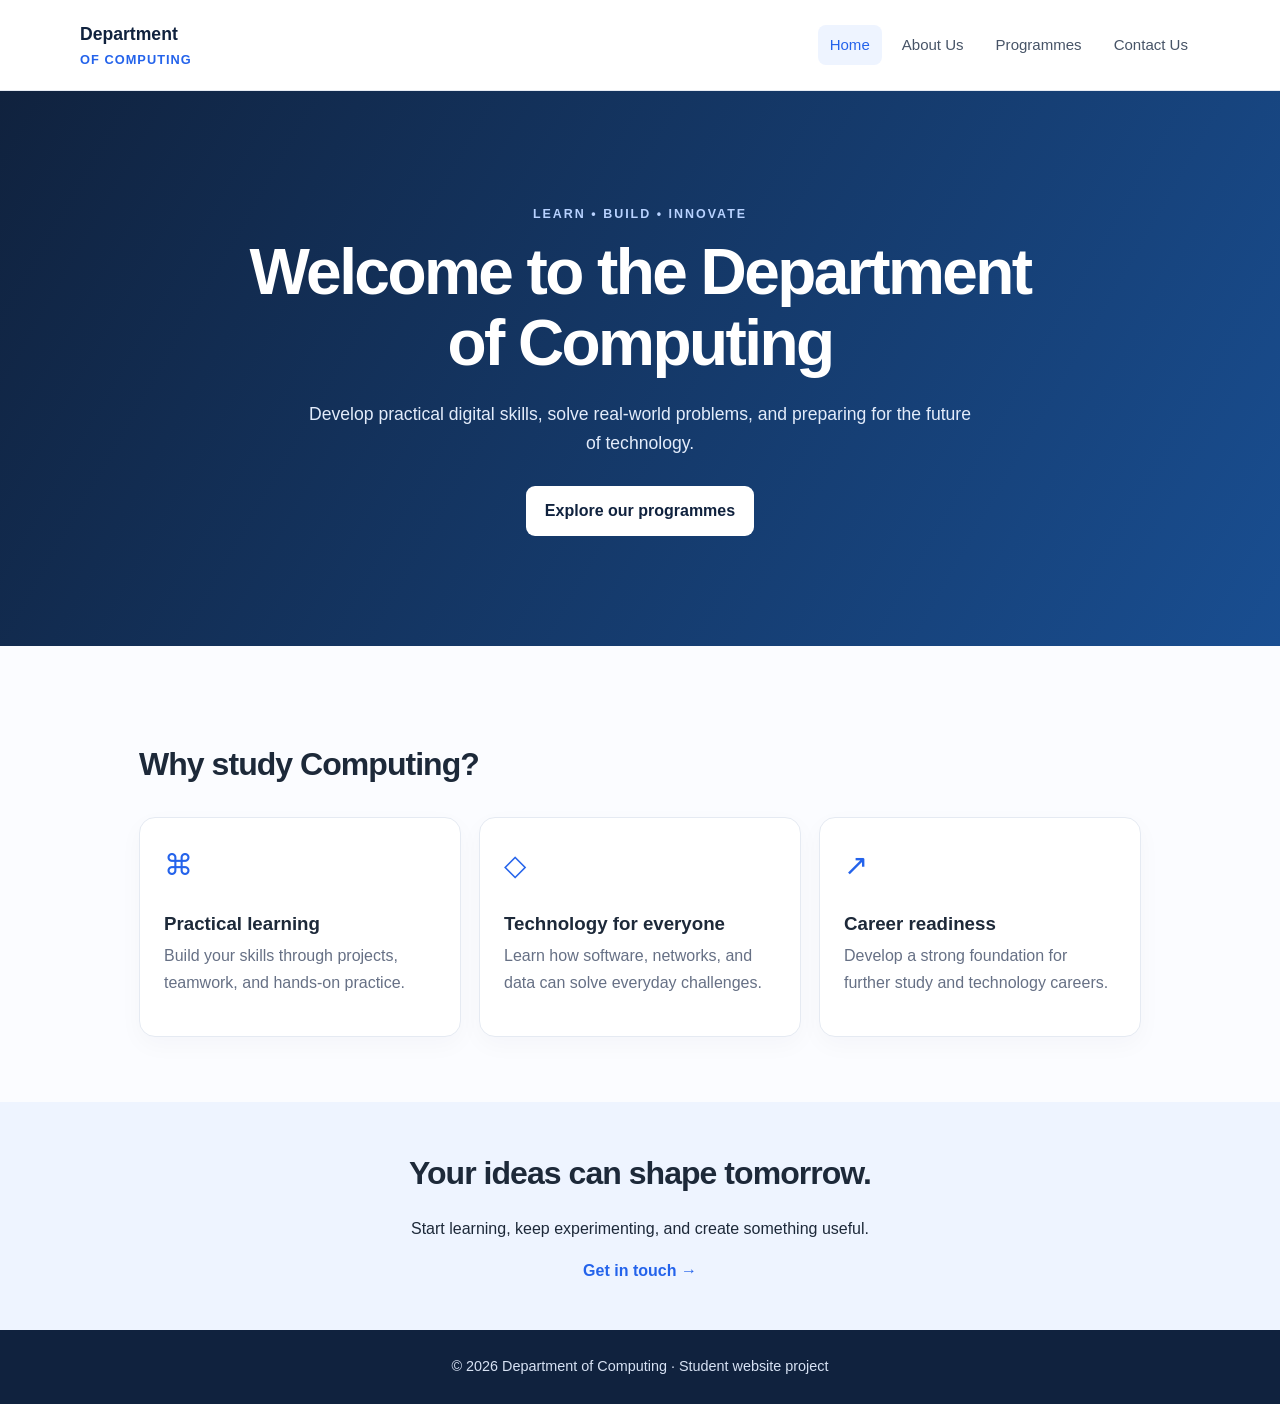
<file: index.html>
<!DOCTYPE html>
<html lang="en">
<head>
  <meta charset="UTF-8">
  <meta name="viewport" content="width=device-width, initial-scale=1.0">
  <title>Department of Computing | Home</title>
  <link rel="stylesheet" href="style.css">
</head>
<body>
  <header class="site-header">
    <a class="brand" href="index.html">Department <span>of Computing</span></a>
    <nav aria-label="Main navigation">
      <a class="active" href="index.html">Home</a><a href="about.html">About Us</a>
      <a href="programmes.html">Programmes</a><a href="contact.html">Contact Us</a>
    </nav>
  </header>
  <main>
    <section class="hero">
      <p class="eyebrow">LEARN • BUILD • INNOVATE</p>
      <h1>Welcome to the Department of Computing</h1>
      <p>Develop practical digital skills, solve real-world problems, and preparing for the future of technology.</p>
      <a class="button" href="programmes.html">Explore our programmes</a>
    </section>
    <section class="section">
      <h2>Why study Computing?</h2>
      <div class="cards">
        <article class="card"><div class="icon">⌘</div><h3>Practical learning</h3><p>Build your skills through projects, teamwork, and hands-on practice.</p></article>
        <article class="card"><div class="icon">◇</div><h3>Technology for everyone</h3><p>Learn how software, networks, and data can solve everyday challenges.</p></article>
        <article class="card"><div class="icon">↗</div><h3>Career readiness</h3><p>Develop a strong foundation for further study and technology careers.</p></article>
      </div>
    </section>
    <section class="callout"><h2>Your ideas can shape tomorrow.</h2><p>Start learning, keep experimenting, and create something useful.</p><a href="contact.html" class="text-link">Get in touch →</a></section>
  </main>
  <footer>© 2026 Department of Computing · Student website project</footer>
</body>
</html>

<!-- Homepage update recorded for the Git assignment. -->
</file>
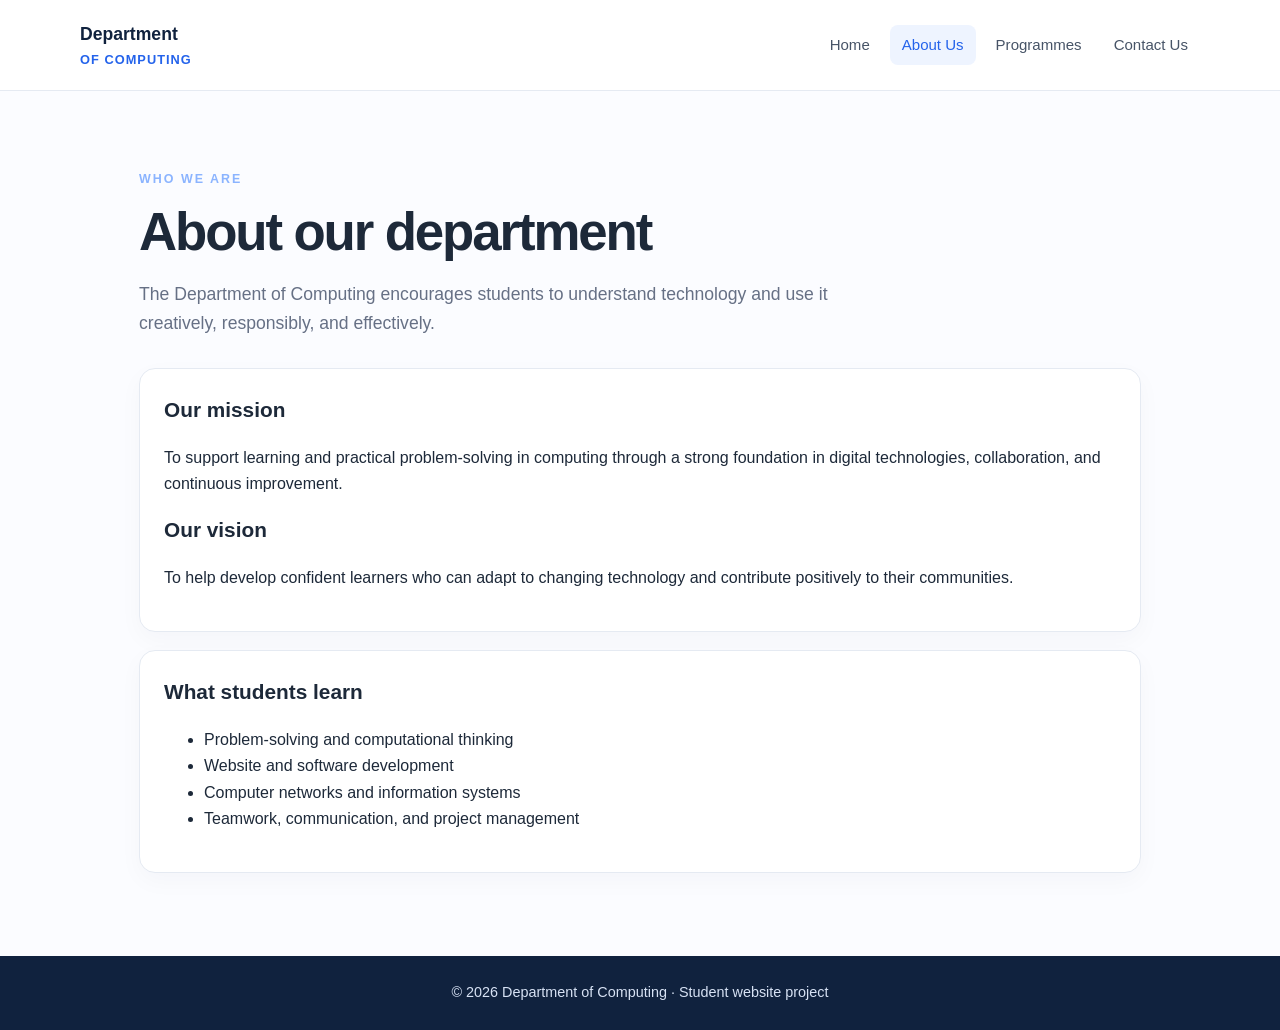
<file: about.html>
<!DOCTYPE html>
<html lang="en">
<head><meta charset="UTF-8"><meta name="viewport" content="width=device-width, initial-scale=1.0"><title>About Us | Department of Computing</title><link rel="stylesheet" href="style.css"></head>
<body>
  <header class="site-header"><a class="brand" href="index.html">Department <span>of Computing</span></a><nav aria-label="Main navigation"><a href="index.html">Home</a><a class="active" href="about.html">About Us</a><a href="programmes.html">Programmes</a><a href="contact.html">Contact Us</a></nav></header>
  <main class="page">
    <p class="eyebrow">WHO WE ARE</p><h1>About our department</h1>
    <p class="lead">The Department of Computing encourages students to understand technology and use it creatively, responsibly, and effectively.</p>
    <section class="content-panel"><h2>Our mission</h2><p>To support learning and practical problem-solving in computing through a strong foundation in digital technologies, collaboration, and continuous improvement.</p><h2>Our vision</h2><p>To help develop confident learners who can adapt to changing technology and contribute positively to their communities.</p></section>
    <section class="content-panel"><h2>What students learn</h2><ul><li>Problem-solving and computational thinking</li><li>Website and software development</li><li>Computer networks and information systems</li><li>Teamwork, communication, and project management</li></ul></section>
  </main><footer>© 2026 Department of Computing · Student website project</footer>
</body></html>
</file>
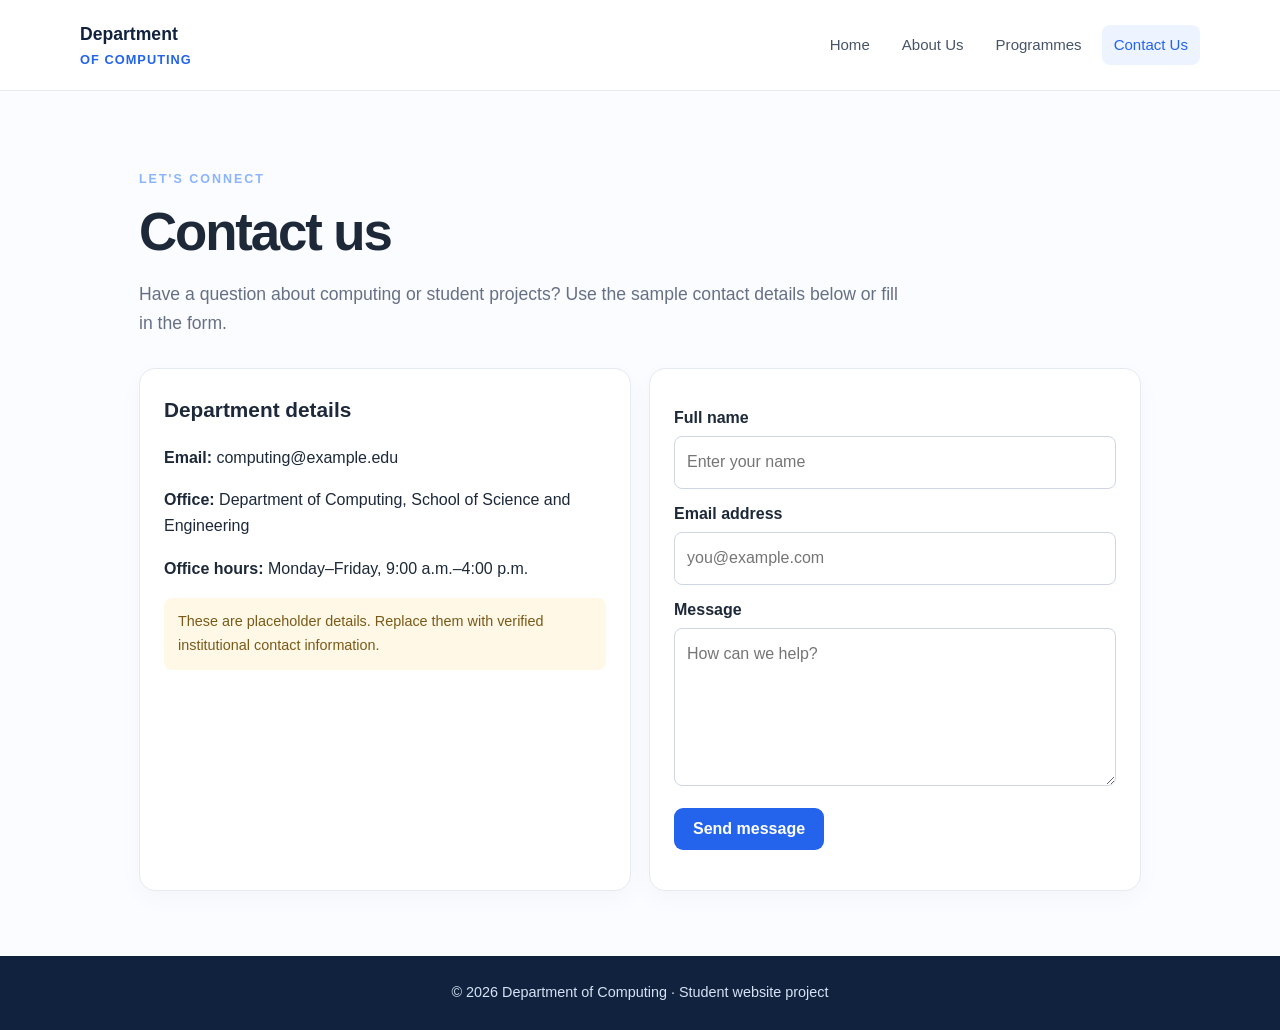
<file: contact.html>
<!DOCTYPE html>
<html lang="en">
<head><meta charset="UTF-8"><meta name="viewport" content="width=device-width, initial-scale=1.0"><title>Contact Us | Department of Computing</title><link rel="stylesheet" href="style.css"></head>
<body>
  <header class="site-header"><a class="brand" href="index.html">Department <span>of Computing</span></a><nav aria-label="Main navigation"><a href="index.html">Home</a><a href="about.html">About Us</a><a href="programmes.html">Programmes</a><a class="active" href="contact.html">Contact Us</a></nav></header>
  <main class="page">
    <p class="eyebrow">LET'S CONNECT</p><h1>Contact us</h1><p class="lead">Have a question about computing or student projects? Use the sample contact details below or fill in the form.</p>
    <div class="contact-grid">
      <section class="content-panel"><h2>Department details</h2><p><strong>Email:</strong> computing@example.edu</p><p><strong>Office:</strong> Department of Computing, School of Science and Engineering</p><p><strong>Office hours:</strong> Monday–Friday, 9:00 a.m.–4:00 p.m.</p><p class="notice">These are placeholder details. Replace them with verified institutional contact information.</p></section>
      <form class="content-panel" id="contact-form"><label for="name">Full name</label><input id="name" name="name" required placeholder="Enter your name"><label for="email">Email address</label><input id="email" name="email" type="email" required placeholder="you@example.com"><label for="message">Message</label><textarea id="message" name="message" rows="5" required placeholder="How can we help?"></textarea><button class="button" type="submit">Send message</button><p id="form-message" role="status" aria-live="polite"></p></form>
    </div>
  </main><footer>© 2026 Department of Computing · Student website project</footer>
  <script src="script.js"></script>
</body></html>
</file>
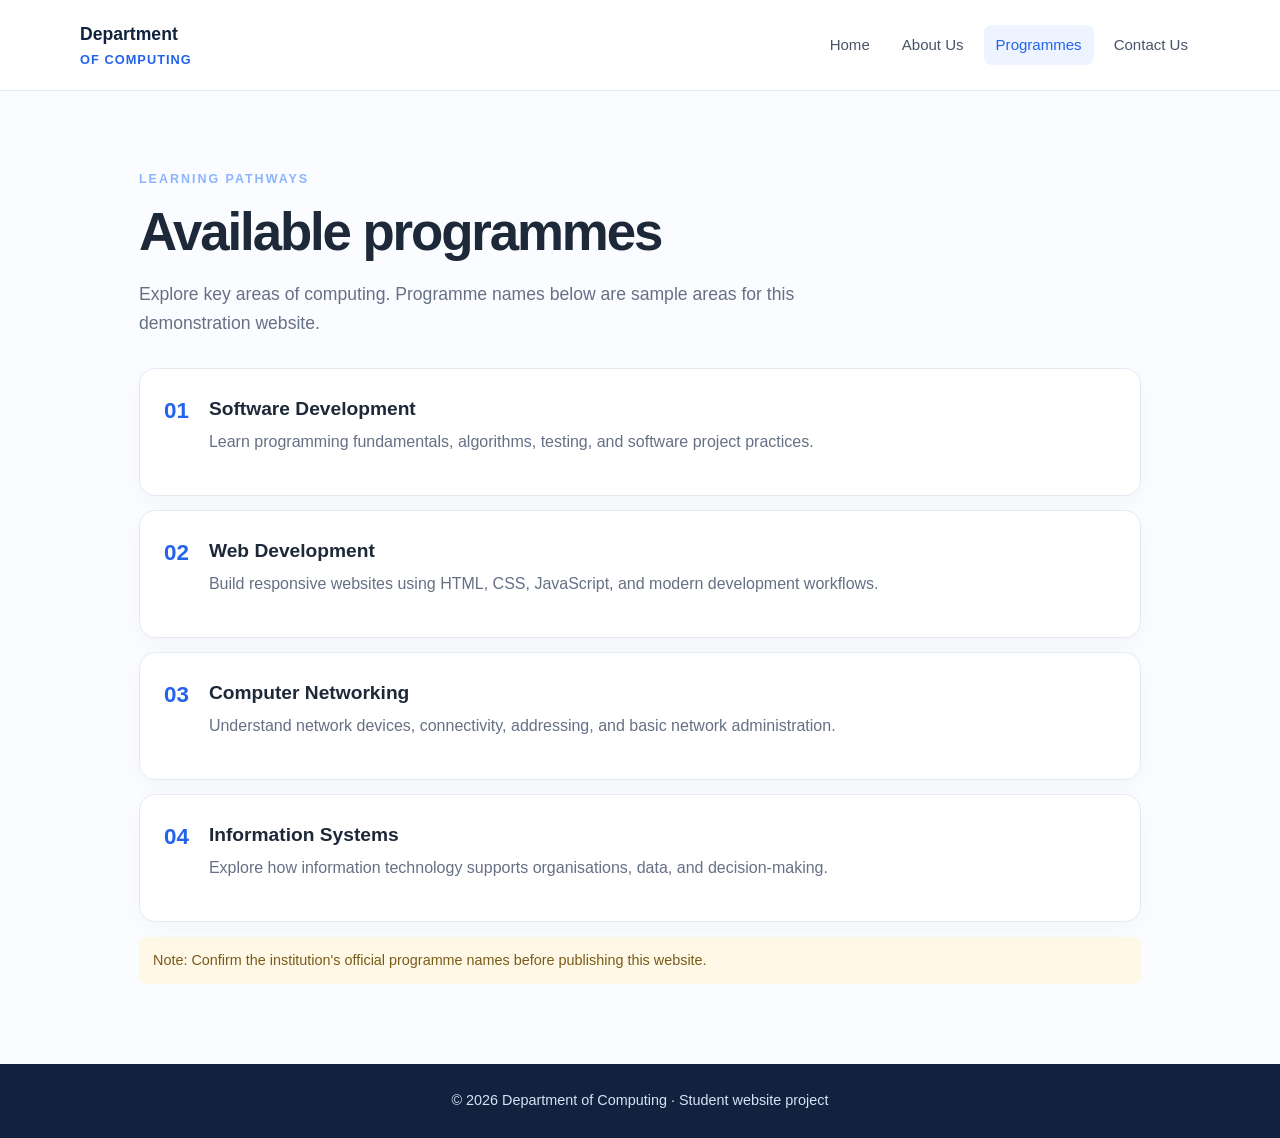
<file: programmes.html>
<!DOCTYPE html>
<html lang="en">
<head><meta charset="UTF-8"><meta name="viewport" content="width=device-width, initial-scale=1.0"><title>Programmes | Department of Computing</title><link rel="stylesheet" href="style.css"></head>
<body>
  <header class="site-header"><a class="brand" href="index.html">Department <span>of Computing</span></a><nav aria-label="Main navigation"><a href="index.html">Home</a><a href="about.html">About Us</a><a class="active" href="programmes.html">Programmes</a><a href="contact.html">Contact Us</a></nav></header>
  <main class="page">
    <p class="eyebrow">LEARNING PATHWAYS</p><h1>Available programmes</h1><p class="lead">Explore key areas of computing. Programme names below are sample areas for this demonstration website.</p>
    <div class="programme-list">
      <article class="programme"><span class="number">01</span><div><h2>Software Development</h2><p>Learn programming fundamentals, algorithms, testing, and software project practices.</p></div></article>
      <article class="programme"><span class="number">02</span><div><h2>Web Development</h2><p>Build responsive websites using HTML, CSS, JavaScript, and modern development workflows.</p></div></article>
      <article class="programme"><span class="number">03</span><div><h2>Computer Networking</h2><p>Understand network devices, connectivity, addressing, and basic network administration.</p></div></article>
      <article class="programme"><span class="number">04</span><div><h2>Information Systems</h2><p>Explore how information technology supports organisations, data, and decision-making.</p></div></article>
    </div>
    <p class="notice">Note: Confirm the institution's official programme names before publishing this website.</p>
  </main><footer>© 2026 Department of Computing · Student website project</footer>
</body></html>
</file>
<file: style.css>
:root{--navy:#10223e;--blue:#2463eb;--pale:#eef4ff;--ink:#1d2939;--muted:#667085;--line:#e5eaf2;--white:#fff}*{box-sizing:border-box}body{margin:0;font-family:Arial,Helvetica,sans-serif;color:var(--ink);line-height:1.65;background:#fbfcff}.site-header{display:flex;justify-content:space-between;align-items:center;gap:24px;padding:20px max(6%,calc((100% - 1120px)/2));background:var(--white);border-bottom:1px solid var(--line);flex-wrap:wrap}.brand{font-weight:800;font-size:1.1rem;text-decoration:none;color:var(--navy)}.brand span{display:block;color:var(--blue);font-size:.8rem;letter-spacing:.08em;text-transform:uppercase}nav{display:flex;gap:8px;flex-wrap:wrap}nav a{padding:8px 12px;text-decoration:none;color:#475467;border-radius:8px;font-size:.94rem}nav a:hover,nav a.active{background:var(--pale);color:var(--blue)}.hero{padding:100px 8% 110px;background:linear-gradient(120deg,#10223e,#194e91);color:white;text-align:center}.hero h1{font-size:clamp(2.2rem,5vw,4rem);line-height:1.12;max-width:850px;margin:12px auto 20px;letter-spacing:-.04em}.hero p:not(.eyebrow){max-width:680px;margin:0 auto 28px;color:#e3ecfb;font-size:1.1rem}.eyebrow{font-size:.78rem;letter-spacing:.16em;font-weight:800;color:#8bb4ff}.hero .eyebrow{color:#b8d2ff}.button{display:inline-block;background:var(--blue);color:white;padding:12px 19px;border:0;border-radius:9px;font-weight:700;text-decoration:none;cursor:pointer;font-size:1rem}.hero .button{background:white;color:var(--navy)}.section,.page{max-width:1050px;margin:auto;padding:65px 24px}.section h2,.callout h2{font-size:2rem;letter-spacing:-.03em}.cards{display:grid;grid-template-columns:repeat(3,1fr);gap:18px}.card,.content-panel,.programme{background:white;border:1px solid var(--line);border-radius:16px;padding:24px;box-shadow:0 8px 25px #10223e08}.icon{font-size:1.8rem;color:var(--blue)}.card h3{margin-bottom:4px}.card p,.programme p{color:var(--muted);margin-top:4px}.callout{background:var(--pale);padding:45px 8%;text-align:center}.callout h2{margin:0}.text-link{font-weight:700;color:var(--blue);text-decoration:none}.page h1{font-size:clamp(2.2rem,5vw,3.3rem);letter-spacing:-.04em;line-height:1.15;margin:8px 0 14px}.lead{font-size:1.1rem;color:var(--muted);max-width:760px;margin-bottom:30px}.content-panel{margin:18px 0}.content-panel h2{font-size:1.3rem;margin-top:0}.programme-list{display:grid;gap:14px}.programme{display:flex;gap:20px;align-items:flex-start}.number{font-weight:800;color:var(--blue);font-size:1.4rem}.programme h2{margin:0;font-size:1.2rem}.notice{color:#7a5a18;background:#fff8e6;border-radius:8px;padding:12px 14px;font-size:.9rem}.contact-grid{display:grid;grid-template-columns:1fr 1fr;gap:18px}.contact-grid .content-panel{margin:0}label{display:block;font-weight:700;margin:12px 0 5px}input,textarea{width:100%;padding:12px;border:1px solid #cfd7e4;border-radius:8px;font:inherit}input:focus,textarea:focus{outline:2px solid #a9c4ff;border-color:var(--blue)}form .button{margin-top:14px}#form-message{color:#176b45;font-weight:700}footer{text-align:center;padding:25px;background:var(--navy);color:#d7e2f4;font-size:.9rem}@media(max-width:700px){.site-header{align-items:flex-start;flex-direction:column;padding:18px 5%}.cards,.contact-grid{grid-template-columns:1fr}.hero{padding:75px 7%}.section,.page{padding:45px 5%}nav a{padding:7px 9px}.programme{padding:18px}}
</file>
